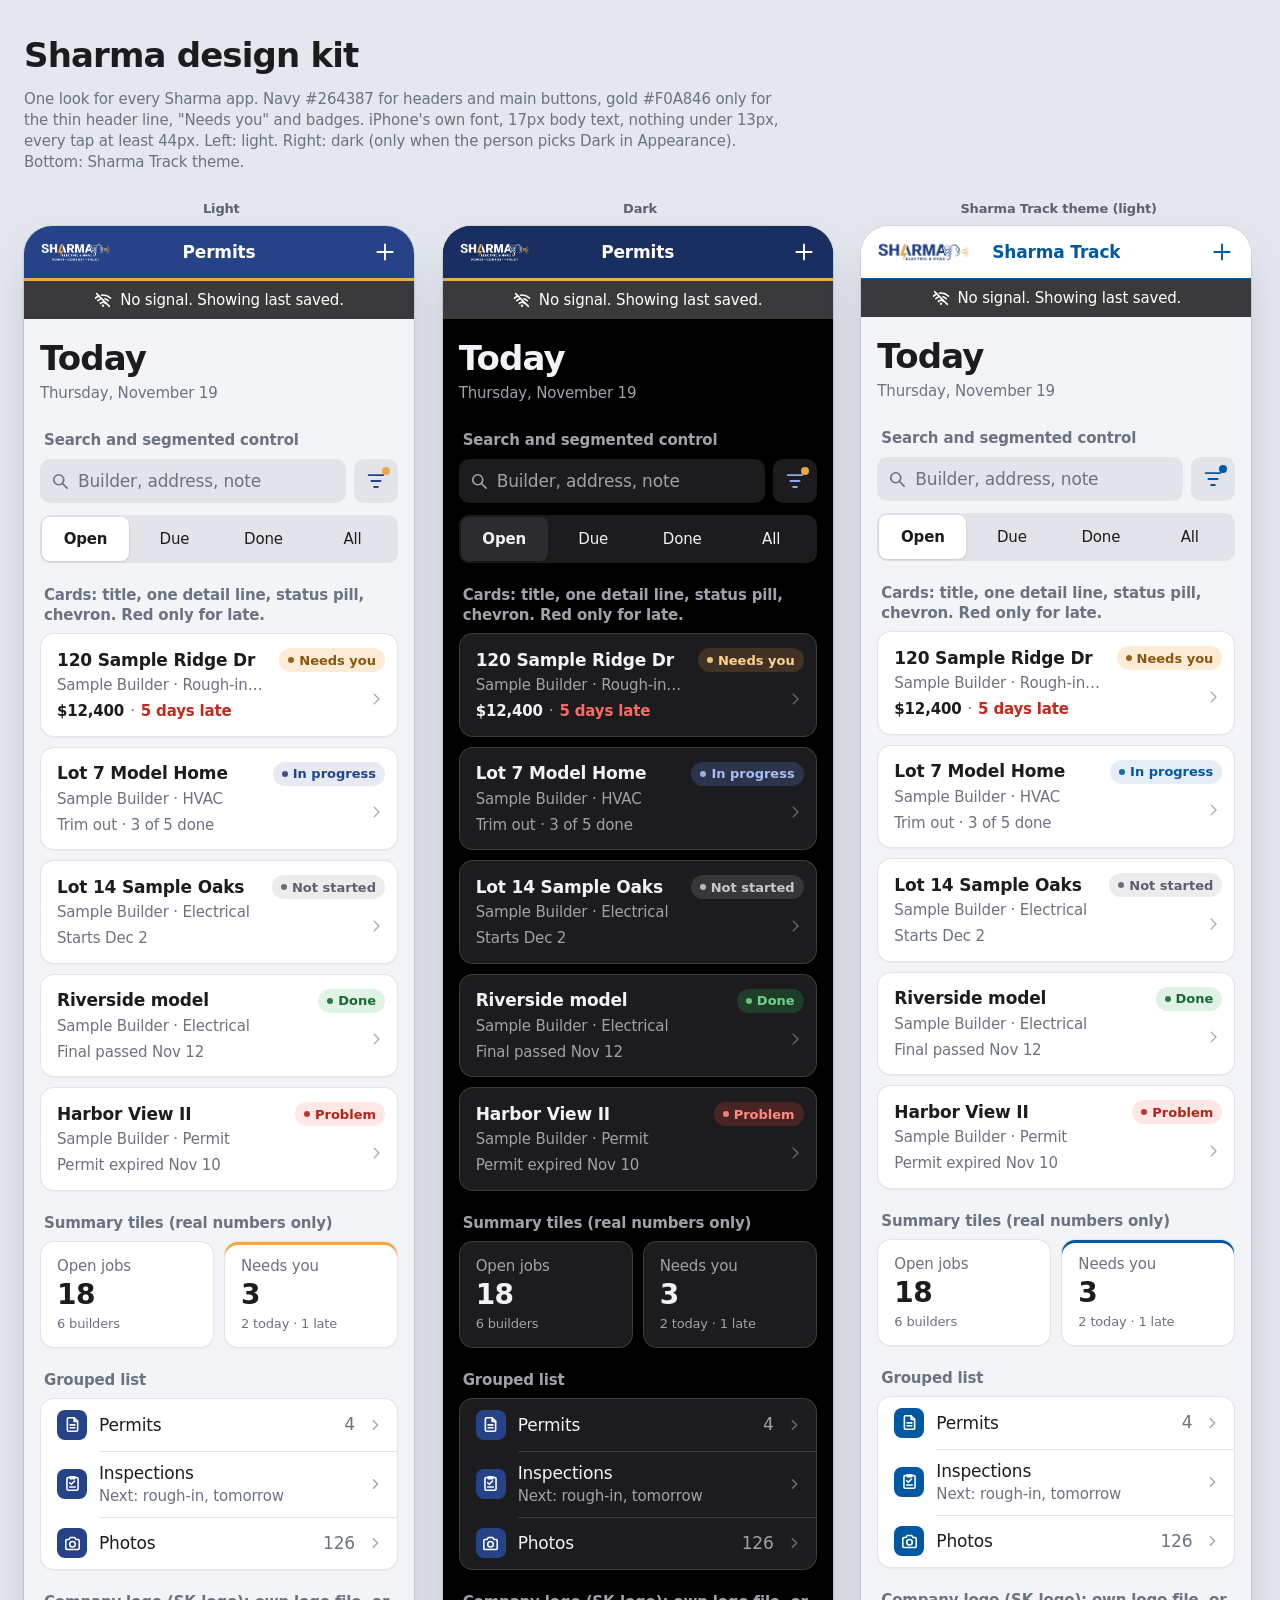
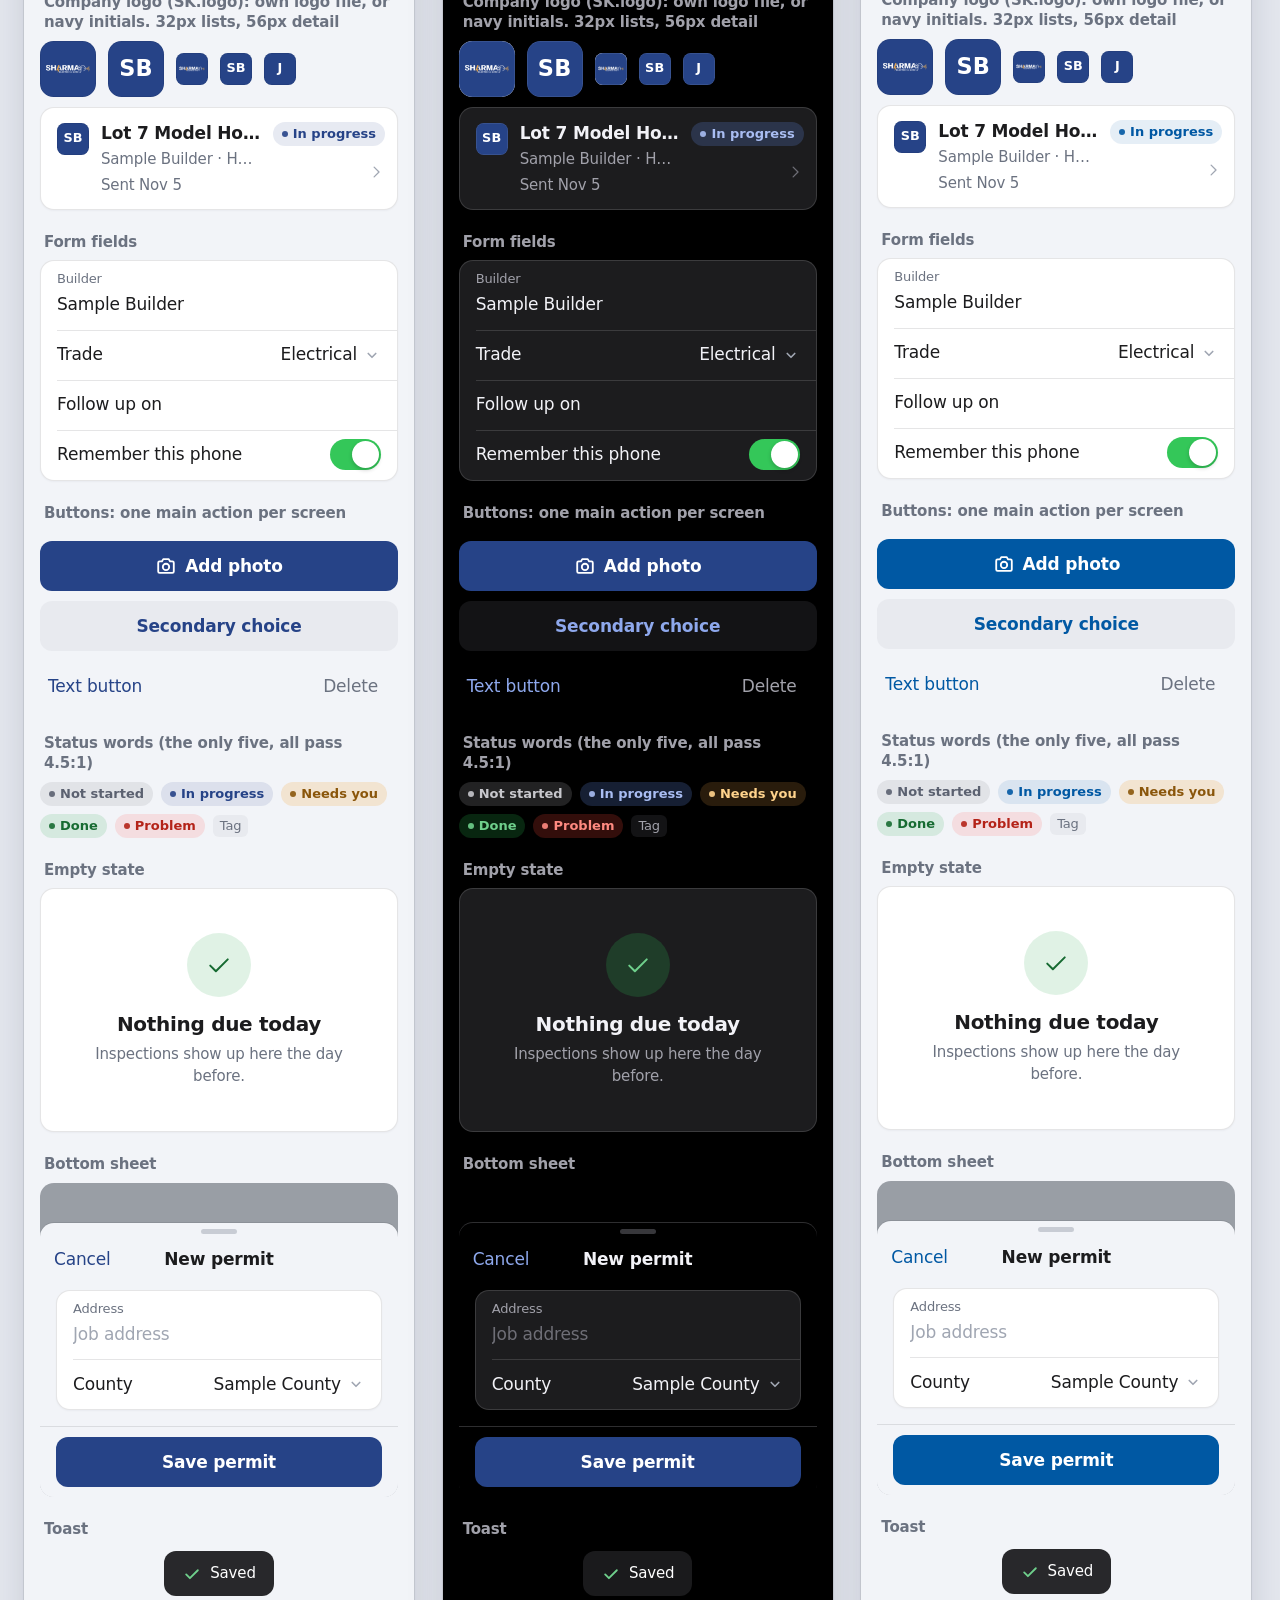
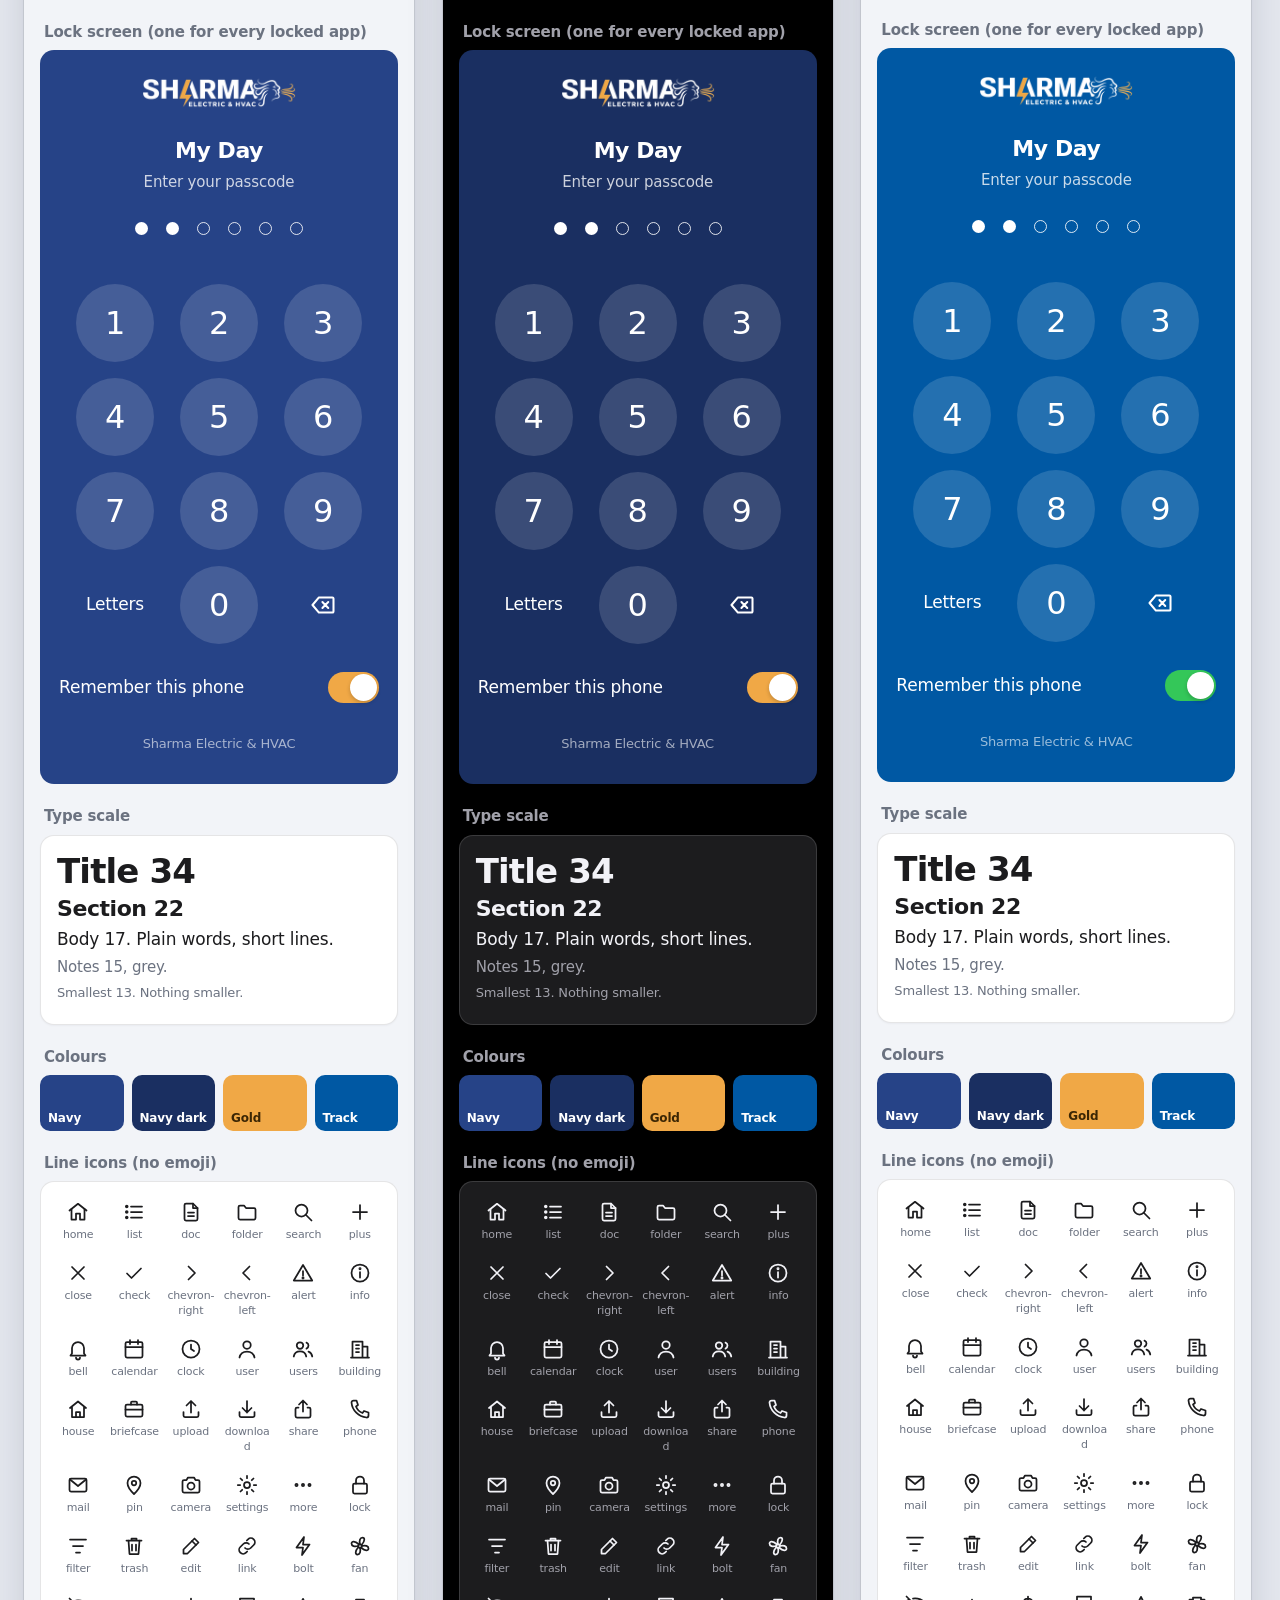
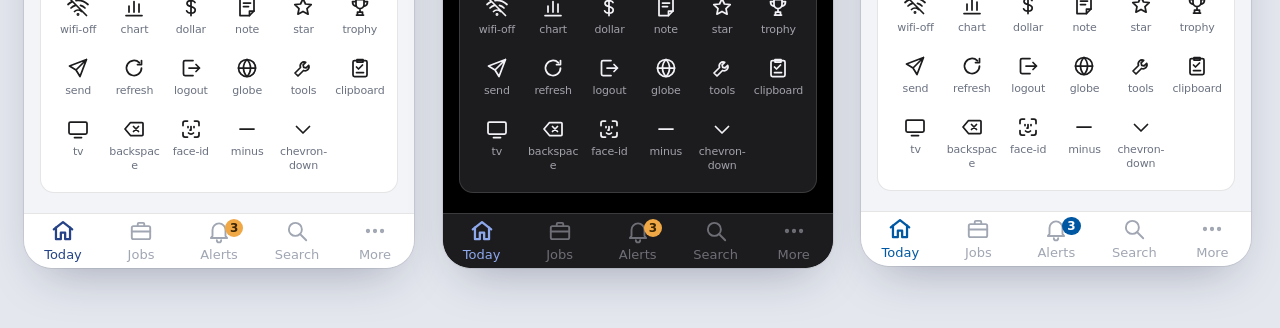
<file: showcase.html>
<!doctype html>
<html lang="en" class="sk" data-scheme="light">
<head>
<meta charset="utf-8">
<meta name="viewport" content="width=device-width, initial-scale=1, viewport-fit=cover">
<title>Sharma design kit · showcase</title>
<link rel="icon" type="image/png" href="assets/favicon-32.png">
<link rel="stylesheet" href="sharma-kit.css">
<script src="sharma-kit.js" defer></script>
<style>
  body.sk{background:#E4E7EE}
  .phone .sk-tiles{grid-template-columns:1fr 1fr}
  .wrap{max-width:1320px;margin:0 auto;padding:36px 24px 60px}
  .intro h1{margin:0}
  .intro p{max-width:760px}
  .cols{display:grid;grid-template-columns:repeat(auto-fit,minmax(390px,1fr));gap:24px;margin-top:28px;align-items:start}
  .phone{width:390px;justify-self:center;border-radius:28px;overflow:hidden;box-shadow:0 0 0 1px rgba(0,0,0,.08),0 20px 50px -20px rgba(20,30,60,.35)}
  .phone .sk-scope{padding-bottom:0}
  .lbl{font:600 13px var(--sk-font);color:#5B6170;text-transform:none;margin:0 0 10px;text-align:center}
  .blk{padding:0 16px}
  .h{margin:22px 4px 8px;font-size:15px;font-weight:600;color:var(--sk-text-2)}
  .row{display:flex;gap:8px;flex-wrap:wrap;align-items:center}
  .icons{display:grid;grid-template-columns:repeat(6,1fr);gap:6px;background:var(--sk-surface);border-radius:var(--sk-radius);padding:12px;border:.5px solid var(--sk-line)}
  .icons div{display:flex;flex-direction:column;align-items:center;gap:4px;font-size:11px;color:var(--sk-text-2);padding:6px 0;text-align:center;word-break:break-word}
  .icons .sk-icon{color:var(--sk-text)}
  .swatch{display:grid;grid-template-columns:repeat(4,1fr);gap:8px}
  .swatch div{border-radius:10px;height:56px;display:flex;align-items:flex-end;padding:6px 8px;font:600 12px var(--sk-font);color:#fff}
  .type>*{margin:0 0 6px}
  .lockbox{border-radius:var(--sk-radius);overflow:hidden}
  .lockbox .sk-lock{padding:28px 16px 18px}
  .sheetbox{position:relative;background:var(--sk-scrim);padding-top:40px;border-radius:var(--sk-radius);overflow:hidden}
  .sheetbox .sk-sheet{border-radius:14px 14px 0 0}
  .toastbox{display:flex;justify-content:center;padding:4px 0}
  .toastbox .sk-toast{position:static;transform:none;opacity:1}
  .tabwrap .sk-tabbar{border-radius:0 0 28px 28px}
</style>
</head>
<body class="sk">
<div class="wrap">
  <div class="intro">
    <h1 class="sk-title">Sharma design kit</h1>
    <p class="sk-note">One look for every Sharma app. Navy #264387 for headers and main buttons, gold #F0A846 only for the thin header line, "Needs you" and badges. iPhone's own font, 17px body text, nothing under 13px, every tap at least 44px. Left: light. Right: dark (only when the person picks Dark in Appearance). Bottom: Sharma Track theme.</p>
  </div>
  <div class="cols" id="cols"></div>
</div>

<template id="phone">
  <div>
    <p class="lbl"></p>
    <div class="phone">
      <div class="sk-scope sk-demo">
        <header class="sk-header"><div class="sk-header__bar">
          <div class="sk-header__lead"><span class="sk-header__logo"><img src="assets/logo-white-header.png" alt="Sharma Electric &amp; HVAC" width="103" height="20" data-logo></span></div>
          <div class="sk-header__title" data-apptitle>Permits</div>
          <div class="sk-header__trail"><button class="sk-header__btn" aria-label="Add"><svg class="sk-icon"><use href="#i-plus"/></svg></button></div>
        </div></header>
        <div class="sk-offline is-shown"><svg class="sk-icon"><use href="#i-wifi-off"/></svg><span>No signal. Showing last saved.</span></div>

        <div class="blk">
          <div class="sk-pagehead"><div><h1 class="sk-title">Today</h1><p class="sk-note">Thursday, November 19</p></div></div>

          <div class="h">Search and segmented control</div>
          <div class="sk-search-row"><label class="sk-search"><svg class="sk-icon"><use href="#i-search"/></svg><input type="search" placeholder="Builder, address, note"></label><button class="sk-iconbtn is-active" aria-label="Filter"><svg class="sk-icon"><use href="#i-filter"/></svg></button></div>
          <div class="sk-seg"><button aria-selected="true">Open</button><button>Due</button><button>Done</button><button>All</button></div>

          <div class="h">Cards: title, one detail line, status pill, chevron. Red only for late.</div>
          <div class="sk-stack">
            <a class="sk-card" href="#"><div class="sk-card__title">120 Sample Ridge Dr</div><span class="sk-pill sk-pill--need">Needs you</span><div class="sk-card__detail">Sample Builder · Rough-in inspection</div><div class="sk-card__meta"><b>$12,400</b> · <span class="sk-late">5 days late</span></div><svg class="sk-icon sk-card__chev"><use href="#i-chevron-right"/></svg></a>
            <a class="sk-card" href="#"><div class="sk-card__title">Lot 7 Model Home</div><span class="sk-pill sk-pill--prog">In progress</span><div class="sk-card__detail">Sample Builder · HVAC</div><div class="sk-card__meta">Trim out · 3 of 5 done</div><svg class="sk-icon sk-card__chev"><use href="#i-chevron-right"/></svg></a>
            <a class="sk-card" href="#"><div class="sk-card__title">Lot 14 Sample Oaks</div><span class="sk-pill sk-pill--idle">Not started</span><div class="sk-card__detail">Sample Builder · Electrical</div><div class="sk-card__meta">Starts Dec 2</div><svg class="sk-icon sk-card__chev"><use href="#i-chevron-right"/></svg></a>
            <a class="sk-card" href="#"><div class="sk-card__title">Riverside model</div><span class="sk-pill sk-pill--done">Done</span><div class="sk-card__detail">Sample Builder · Electrical</div><div class="sk-card__meta">Final passed Nov 12</div><svg class="sk-icon sk-card__chev"><use href="#i-chevron-right"/></svg></a>
            <a class="sk-card" href="#"><div class="sk-card__title">Harbor View II</div><span class="sk-pill sk-pill--prob">Problem</span><div class="sk-card__detail">Sample Builder · Permit</div><div class="sk-card__meta">Permit expired Nov 10</div><svg class="sk-icon sk-card__chev"><use href="#i-chevron-right"/></svg></a>
          </div>

          <div class="h">Summary tiles (real numbers only)</div>
          <div class="sk-tiles">
            <div class="sk-tile"><div class="sk-tile__label">Open jobs</div><div class="sk-tile__value">18</div><div class="sk-tile__sub">6 builders</div></div>
            <div class="sk-tile sk-tile--need"><div class="sk-tile__label">Needs you</div><div class="sk-tile__value">3</div><div class="sk-tile__sub">2 today · 1 late</div></div>
          </div>

          <div class="h">Grouped list</div>
          <div class="sk-list">
            <a class="sk-row sk-row--icon" href="#"><span class="sk-row__icon"><svg class="sk-icon"><use href="#i-doc"/></svg></span><div class="sk-row__body"><div class="sk-row__title">Permits</div></div><span class="sk-row__value">4</span><svg class="sk-icon sk-row__chev"><use href="#i-chevron-right"/></svg></a>
            <a class="sk-row sk-row--icon" href="#"><span class="sk-row__icon"><svg class="sk-icon"><use href="#i-clipboard"/></svg></span><div class="sk-row__body"><div class="sk-row__title">Inspections</div><div class="sk-row__sub">Next: rough-in, tomorrow</div></div><svg class="sk-icon sk-row__chev"><use href="#i-chevron-right"/></svg></a>
            <a class="sk-row sk-row--icon" href="#"><span class="sk-row__icon"><svg class="sk-icon"><use href="#i-camera"/></svg></span><div class="sk-row__body"><div class="sk-row__title">Photos</div></div><span class="sk-row__value">126</span><svg class="sk-icon sk-row__chev"><use href="#i-chevron-right"/></svg></a>
          </div>

          <div class="h">Company logo (SK.logo): own logo file, or navy initials. 32px lists, 56px detail</div>
          <div class="row" style="align-items:center;gap:12px"><span class="sk-logo sk-logo--lg has-img"><img src="assets/icon-192.png" alt=""></span><span class="sk-logo sk-logo--lg">SB</span><span class="sk-logo has-img"><img src="assets/icon-192.png" alt=""></span><span class="sk-logo">SB</span><span class="sk-logo">J</span></div>
          <div class="sk-stack" style="margin-top:10px">
            <a class="sk-card sk-card--logo" href="#"><span class="sk-logo">SB</span><div class="sk-card__title">Lot 7 Model Home</div><span class="sk-pill sk-pill--prog">In progress</span><div class="sk-card__detail">Sample Builder · HVAC · <span class="sk-num">2,450 sq ft</span></div><div class="sk-card__meta">Sent Nov 5</div><svg class="sk-icon sk-card__chev"><use href="#i-chevron-right"/></svg></a>
          </div>

          <div class="h">Form fields</div>
          <div class="sk-list">
            <label class="sk-field"><span class="sk-field__label">Builder</span><input class="sk-field__input" value="Sample Builder"></label>
            <label class="sk-field sk-field--row"><span class="sk-field__label">Trade</span><select class="sk-field__input"><option>Electrical</option></select></label>
            <label class="sk-field sk-field--row sk-date"><span class="sk-field__label">Follow up on</span><span class="sk-date__text"></span><input class="sk-date__input" type="date" value="2026-11-19"></label>
            <label class="sk-field sk-field--row"><span class="sk-field__label">Remember this phone</span><input class="sk-switch" type="checkbox" checked></label>
          </div>

          <div class="h">Buttons: one main action per screen</div>
          <div class="sk-actions">
            <button class="sk-btn"><svg class="sk-icon"><use href="#i-camera"/></svg>Add photo</button>
            <button class="sk-btn sk-btn--secondary">Secondary choice</button>
            <div class="row" style="justify-content:space-between"><button class="sk-btn sk-btn--text">Text button</button><button class="sk-btn sk-btn--danger sk-btn--inline">Delete</button></div>
          </div>

          <div class="h">Status words (the only five, all pass 4.5:1)</div>
          <div class="row"><span class="sk-pill sk-pill--idle">Not started</span><span class="sk-pill sk-pill--prog">In progress</span><span class="sk-pill sk-pill--need">Needs you</span><span class="sk-pill sk-pill--done">Done</span><span class="sk-pill sk-pill--prob">Problem</span><span class="sk-tag">Tag</span></div>

          <div class="h">Empty state</div>
          <div class="sk-list"><div class="sk-empty sk-empty--done"><div class="sk-empty__icon"><svg class="sk-icon"><use href="#i-check"/></svg></div><p class="sk-empty__title">Nothing due today</p><p class="sk-empty__text">Inspections show up here the day before.</p></div></div>

          <div class="h">Bottom sheet</div>
          <div class="sheetbox"><section class="sk-sheet is-open"><div class="sk-sheet__grab"></div>
            <div class="sk-sheet__head"><button class="sk-btn sk-btn--text">Cancel</button><div class="sk-sheet__title">New permit</div><span></span></div>
            <div class="sk-sheet__body"><div class="sk-list"><label class="sk-field"><span class="sk-field__label">Address</span><input class="sk-field__input" placeholder="Job address"></label><label class="sk-field sk-field--row"><span class="sk-field__label">County</span><select class="sk-field__input"><option>Sample County</option></select></label></div></div>
            <div class="sk-sheet__foot"><button class="sk-btn">Save permit</button></div></section></div>

          <div class="h">Toast</div>
          <div class="toastbox"><div class="sk-toast is-shown"><svg class="sk-icon"><use href="#i-check"/></svg><span>Saved</span></div></div>

          <div class="h">Lock screen (one for every locked app)</div>
          <div class="lockbox" data-lock></div>

          <div class="h">Type scale</div>
          <div class="sk-card sk-card--plain type">
            <p class="sk-title">Title 34</p><p class="sk-h2">Section 22</p><p class="sk-body">Body 17. Plain words, short lines.</p><p class="sk-note">Notes 15, grey.</p><p class="sk-small">Smallest 13. Nothing smaller.</p>
          </div>

          <div class="h">Colours</div>
          <div class="swatch"><div style="background:#264387">Navy</div><div style="background:#1a2f61">Navy dark</div><div style="background:#F0A846;color:#3b2604">Gold</div><div style="background:#0058a3">Track</div></div>

          <div class="h">Line icons (no emoji)</div>
          <div class="icons" data-icons></div>
          <div class="sk-space"></div>
        </div>
      </div>
      <div class="tabwrap sk-scope sk-demo">
        <nav class="sk-tabbar"><div class="sk-tabbar__inner">
          <a class="sk-tab is-on" href="#"><svg class="sk-icon"><use href="#i-home"/></svg>Today</a>
          <a class="sk-tab" href="#"><svg class="sk-icon"><use href="#i-briefcase"/></svg>Jobs</a>
          <a class="sk-tab" href="#"><svg class="sk-icon"><use href="#i-bell"/></svg>Alerts<span class="sk-tab__badge">3</span></a>
          <a class="sk-tab" href="#"><svg class="sk-icon"><use href="#i-search"/></svg>Search</a>
          <a class="sk-tab" href="#"><svg class="sk-icon"><use href="#i-more"/></svg>More</a>
        </div></nav>
      </div>
    </div>
  </div>
</template>

<script>
document.addEventListener("DOMContentLoaded", function(){
  var cols = document.getElementById("cols"), tpl = document.getElementById("phone");
  var names = ["home","list","doc","folder","search","plus","close","check","chevron-right","chevron-left","alert","info","bell","calendar","clock","user","users","building","house","briefcase","upload","download","share","phone","mail","pin","camera","settings","more","lock","filter","trash","edit","link","bolt","fan","wifi-off","chart","dollar","note","star","trophy","send","refresh","logout","globe","tools","clipboard","tv","backspace","face-id","minus","chevron-down"];
  [["Light","light",""],["Dark","dark",""],["Sharma Track theme (light)","light","track"]].forEach(function(v){
    var n = tpl.content.cloneNode(true);
    n.querySelector(".lbl").textContent = v[0];
    n.querySelectorAll(".sk-scope").forEach(function(s){ s.setAttribute("data-scheme", v[1]); if (v[2]) s.setAttribute("data-theme", v[2]); });
    if (v[2]) { n.querySelector("[data-apptitle]").textContent = "Sharma Track"; n.querySelector("[data-logo]").src = "assets/logo.png"; }
    n.querySelector("[data-icons]").innerHTML = names.map(function(x){ return "<div>"+SK.icon(x)+x+"</div>"; }).join("");
    cols.appendChild(n);
  });
  document.querySelectorAll("[data-lock]").forEach(function(el){
    SK.lock(el, { app:"My Day", logo:"assets/logo-white-lock.png", mode:"pad", length:6, action:"#", footer:"Sharma Electric & HVAC" });
    el.querySelectorAll(".sk-lock__dots i").forEach(function(d,i){ if(i<2) d.classList.add("is-on"); });
  });
});
</script>
</body>
</html>
</file>
<file: sharma-kit.css>
/*! Sharma design kit v1.4 · Sharma Electric & HVAC
   One shared look for every Sharma app. Load once:
   <link rel="stylesheet" href="https://sharma-kit.sharma-crew.workers.dev/sharma-kit.css">
   Themes: default navy/gold · <html data-theme="track"> for Sharma Track (white + #0058a3)
   Always LIGHT by default, whatever the phone is set to. Dark only when the person picks it in the
   app's Appearance switch (SK.scheme), which sets <html data-scheme="dark">.
   Rules: no emoji, 17px body, nothing under 13px, one main action per screen, taps >= 44px. */

/* ---------- 1. Tokens ---------- */
:root{
  --sk-font:-apple-system,BlinkMacSystemFont,"SF Pro Text","SF Pro Display","SF Pro","Inter",system-ui,"Segoe UI",Roboto,"Helvetica Neue",Arial,sans-serif;
  --sk-mono:ui-monospace,"SF Mono",SFMono-Regular,Menlo,Consolas,monospace;
  --sk-fs-title:34px; --sk-fs-section:22px; --sk-fs-body:17px; --sk-fs-note:15px; --sk-fs-small:13px;
  --sk-radius:14px; --sk-radius-ctl:12px; --sk-radius-sm:10px;
  --sk-header-h:52px; --sk-tab-h:54px; --sk-gap:16px;
  --sk-safe-t:env(safe-area-inset-top,0px); --sk-safe-b:env(safe-area-inset-bottom,0px);
  --sk-safe-l:env(safe-area-inset-left,0px); --sk-safe-r:env(safe-area-inset-right,0px);
  --sk-ease:cubic-bezier(.2,.8,.2,1); --sk-dur:.22s;

  /* brand (navy/gold) */
  --sk-navy:#264387; --sk-navy-dark:#1a2f61; --sk-gold:#F0A846;
  --sk-brand:var(--sk-navy); --sk-brand-press:var(--sk-navy-dark); --sk-on-brand:#fff;
  --sk-accent:var(--sk-gold); --sk-tint:var(--sk-navy);
  --sk-header-bg:var(--sk-navy); --sk-header-fg:#fff; --sk-header-rule:var(--sk-gold);

  /* neutrals (light) */
  --sk-bg:#F2F4F8; --sk-surface:#fff; --sk-surface-2:#F7F8FB; --sk-elev:#fff;
  --sk-text:#1C1C1E; --sk-text-2:#6B7280; --sk-text-3:#A0A6B2;
  --sk-line:rgba(60,60,67,.13); --sk-fill:rgba(118,118,128,.12); --sk-fill-2:rgba(118,118,128,.08);
  --sk-shadow:0 1px 2px rgba(16,24,40,.04);
  --sk-scrim:rgba(10,16,30,.38);

  /* status (fixed words everywhere) */
  --sk-s-idle-fg:#5B6170; --sk-s-idle-bg:rgba(118,118,128,.14);
  --sk-s-prog-fg:#264387; --sk-s-prog-bg:rgba(38,67,135,.11);
  --sk-s-need-fg:#8A560B; --sk-s-need-bg:rgba(240,168,70,.22);
  --sk-s-done-fg:#176B32; --sk-s-done-bg:rgba(52,168,83,.15);
  --sk-s-prob-fg:#B42318; --sk-s-prob-bg:rgba(255,59,48,.12);
  --sk-red:#C4281C; --sk-green:#176B32;
  color-scheme:light;
}
/* dark: only through the Appearance switch (no automatic switching) */
[data-scheme="dark"]{
  --sk-bg:#000; --sk-surface:#1C1C1E; --sk-surface-2:#2C2C2E; --sk-elev:#2C2C2E;
  --sk-text:#F2F2F7; --sk-text-2:#A1A1AA; --sk-text-3:#6E6E76;
  --sk-line:rgba(84,84,88,.55); --sk-fill:rgba(118,118,128,.24); --sk-fill-2:rgba(118,118,128,.16);
  --sk-shadow:none; --sk-scrim:rgba(0,0,0,.55);
  --sk-tint:#8EA8EC; --sk-header-bg:#1a2f61;
  --sk-s-idle-fg:#C7C7CC; --sk-s-idle-bg:rgba(142,142,147,.24);
  --sk-s-prog-fg:#A9BDF2; --sk-s-prog-bg:rgba(94,129,214,.24);
  --sk-s-need-fg:#FFD38C; --sk-s-need-bg:rgba(240,168,70,.17);
  --sk-s-done-fg:#6FD08C; --sk-s-done-bg:rgba(48,209,88,.18);
  --sk-s-prob-fg:#FF8A80; --sk-s-prob-bg:rgba(255,69,58,.2);
  --sk-red:#FF6961; --sk-green:#6FD08C;
  color-scheme:dark;
}
[data-scheme="light"]{color-scheme:light}

/* Sharma Track theme: white + #0058a3, no gold */
[data-theme="track"] .sk-tab__badge{color:#fff}
[data-theme="track"]{
  --sk-brand:#0058a3; --sk-brand-press:#00467f; --sk-tint:#0058a3; --sk-accent:#0058a3;
  --sk-header-bg:#fff; --sk-header-fg:#0058a3; --sk-header-rule:#0058a3;
  --sk-s-prog-fg:#0058a3; --sk-s-prog-bg:rgba(0,88,163,.1);
}
[data-theme="track"][data-scheme="dark"],[data-scheme="dark"] [data-theme="track"]{ --sk-header-bg:#1C1C1E; --sk-header-fg:#5AA9F0; --sk-tint:#5AA9F0; --sk-s-prog-fg:#8CC4F5; --sk-s-prog-bg:rgba(90,169,240,.2); }

/* ---------- 2. Base ---------- */
.sk,.sk *,.sk *::before,.sk *::after{box-sizing:border-box}
/* base rules use :where() so every kit component (and app CSS) wins without fights */
body.sk{min-height:100dvh}
.sk [hidden]{display:none!important}
html.sk{-webkit-text-size-adjust:100%;text-size-adjust:100%;background:var(--sk-bg)}
.sk body,body.sk,.sk-scope{margin:0;background:var(--sk-bg);color:var(--sk-text);
  font:400 var(--sk-fs-body)/1.35 var(--sk-font);letter-spacing:-.01em;
  -webkit-font-smoothing:antialiased;-moz-osx-font-smoothing:grayscale;-webkit-tap-highlight-color:transparent}
.sk :where(a){color:var(--sk-tint);text-decoration:none}
:where(.sk) :where(button,input,select,textarea){font:inherit;color:inherit;letter-spacing:inherit}
.sk :focus-visible{outline:3px solid color-mix(in srgb,var(--sk-tint) 45%,transparent);outline-offset:2px;border-radius:8px}
:where(.sk) :where(img){max-width:100%}
.sk-visually-hidden{position:absolute!important;width:1px;height:1px;overflow:hidden;clip:rect(0 0 0 0);white-space:nowrap}

/* type */
.sk-title{font-size:var(--sk-fs-title);line-height:1.12;font-weight:700;letter-spacing:-.025em;margin:0}
.sk-h2{font-size:var(--sk-fs-section);line-height:1.2;font-weight:700;letter-spacing:-.02em;margin:0}
.sk-body{font-size:var(--sk-fs-body)}
.sk-note{font-size:var(--sk-fs-note);color:var(--sk-text-2);line-height:1.4}
.sk-small{font-size:var(--sk-fs-small);color:var(--sk-text-2)}
.sk-num,.sk-money,.sk-count,.sk-tile__value,.sk-card__meta b,.sk-tab__badge,.sk-seg__count,.sk-date__text{font-variant-numeric:tabular-nums} /* every money and count figure: wrap in .sk-money / .sk-count (or .sk-num) so amounts line up */
/* late: the ONLY place red is used (with the Problem pill) */
.sk-late{color:var(--sk-red);font-weight:600;font-variant-numeric:tabular-nums}
.sk .sk-row__value.sk-late,.sk .sk-card__meta .sk-late{color:var(--sk-red)}
.sk-muted{color:var(--sk-text-2)}

/* icons: <svg class="sk-icon"><use href="#i-home"/></svg> (sprite injected by sharma-kit.js) */
.sk-icon{width:24px;height:24px;flex:none;fill:none;stroke:currentColor;stroke-width:1.75;stroke-linecap:round;stroke-linejoin:round;vertical-align:middle}
.sk-icon--sm{width:18px;height:18px}
.sk-icon--lg{width:30px;height:30px;stroke-width:1.6}

/* ---------- 3. Layout ---------- */
.sk-main{max-width:720px;margin:0 auto;padding:0 calc(var(--sk-gap) + var(--sk-safe-r)) calc(var(--sk-tab-h) + var(--sk-safe-b) + 28px) calc(var(--sk-gap) + var(--sk-safe-l))}
.sk-main--notabs{padding-bottom:calc(var(--sk-safe-b) + 32px)}
.sk-pagehead{display:flex;align-items:flex-end;justify-content:space-between;gap:12px;padding:20px 0 4px}
.sk-pagehead .sk-note{margin:6px 0 0}
.sk-stack{display:flex;flex-direction:column;gap:10px}
.sk-space{height:20px}
.sk-section-title{display:flex;align-items:baseline;justify-content:space-between;margin:26px 4px 8px;font-size:var(--sk-fs-note);font-weight:600;color:var(--sk-text-2)}
.sk-section-title a{font-weight:500;display:inline-flex;align-items:center;min-height:44px;margin:-12px -4px -12px 0;padding:0 4px}
.sk-footer{margin:32px 0 8px;text-align:center;font-size:var(--sk-fs-small);color:var(--sk-text-3);line-height:1.5}

/* ---------- 4. Header (52px, logo left, title centre, one action right, thin gold rule) ---------- */
.sk-header{position:sticky;top:0;z-index:40;background:var(--sk-header-bg);color:var(--sk-header-fg);
  padding:var(--sk-safe-t) calc(6px + var(--sk-safe-r)) 0 calc(6px + var(--sk-safe-l));border-bottom:3px solid var(--sk-header-rule)} /* 3px gold line: Sharma signature */
.sk-header__bar{height:var(--sk-header-h);display:grid;grid-template-columns:1fr auto 1fr;align-items:center;max-width:960px;margin:0 auto}
.sk .sk-header a{color:inherit}
.sk-header__lead{display:flex;align-items:center;min-width:0;justify-self:start}
.sk-header__logo{display:flex;align-items:center;height:44px;padding:0 10px}
.sk-header__logo img{height:20px;width:auto;display:block}
.sk-header__title{font-size:var(--sk-fs-body);font-weight:600;letter-spacing:-.01em;white-space:nowrap;overflow:hidden;text-overflow:ellipsis;max-width:46vw;text-align:center}
.sk-header__trail{justify-self:end;display:flex;align-items:center}
.sk-header__btn{display:inline-flex;align-items:center;justify-content:center;gap:2px;min-width:44px;height:44px;padding:0 10px;border:0;background:none;color:inherit;border-radius:10px;cursor:pointer;font-size:var(--sk-fs-body);font-weight:500}.sk-header__btn:active,.sk-header__btn.is-pressed{opacity:.55}
.sk-header__btn .sk-icon{width:26px;height:26px}
.sk-header__back{padding-left:2px}
.sk-header__back .sk-icon{width:26px;height:26px;margin-right:-2px}
[data-theme="track"] .sk-header{border-bottom-width:1px}

/* ---------- 5. Bottom tab bar (up to 5) ---------- */
.sk-tabbar{position:fixed;left:0;right:0;bottom:0;z-index:40;background:var(--sk-surface);border-top:.5px solid var(--sk-line);
  padding:0 var(--sk-safe-r) var(--sk-safe-b) var(--sk-safe-l)}
.sk-tabbar__inner{height:var(--sk-tab-h);display:grid;grid-auto-flow:column;grid-auto-columns:1fr;max-width:560px;margin:0 auto}
.sk-tab{display:flex;flex-direction:column;align-items:center;justify-content:center;gap:2px;min-height:44px;color:var(--sk-text-3);font-size:var(--sk-fs-small);font-weight:500;letter-spacing:0;text-decoration:none;border:0;background:none;cursor:pointer;position:relative}
.sk .sk-tab{color:var(--sk-text-3)}
.sk-tab .sk-icon{width:26px;height:26px}
.sk .sk-tab[aria-current="page"],.sk .sk-tab.is-on{color:var(--sk-tint)}
.sk-tab[aria-current="page"] .sk-icon,.sk-tab.is-on .sk-icon{stroke-width:2.1}
.sk-tab__badge{position:absolute;top:5px;left:calc(50% + 6px);min-width:18px;height:18px;padding:0 5px;border-radius:9px;background:var(--sk-accent);color:#3b2604;font-size:12px;font-weight:700;line-height:18px;text-align:center}

/* ---------- 6. Buttons ---------- */
.sk-btn{display:flex;align-items:center;justify-content:center;gap:8px;width:100%;height:50px;padding:0 20px;border:0;border-radius:var(--sk-radius-ctl);
  background:var(--sk-brand);color:var(--sk-on-brand);font-size:var(--sk-fs-body);font-weight:600;cursor:pointer;text-decoration:none;
  transition:transform var(--sk-dur) var(--sk-ease),background-color var(--sk-dur) var(--sk-ease),opacity var(--sk-dur)}
.sk a.sk-btn{color:var(--sk-on-brand)}.sk-btn:active,.sk-btn.is-pressed{background:var(--sk-brand-press);transform:scale(.985)}
.sk-btn[disabled]{opacity:.4;pointer-events:none}
.sk-btn .sk-icon{width:22px;height:22px;stroke-width:2}
.sk-btn--secondary,.sk a.sk-btn--secondary{background:var(--sk-fill-2);color:var(--sk-tint)}.sk-btn--secondary:active,.sk-btn--secondary.is-pressed{background:var(--sk-fill)}
.sk-btn--text,.sk a.sk-btn--text{background:none;color:var(--sk-tint);height:44px;font-weight:500;width:auto;padding:0 8px}.sk-btn--text:active,.sk-btn--text.is-pressed{background:none;opacity:.5}
.sk-btn--danger,.sk a.sk-btn--danger{background:none;color:var(--sk-text-2);font-weight:500}/* destructive = quiet grey + confirm; red is reserved for late */
.sk-btn--danger:active,/* destructive = quiet grey + confirm; red is reserved for late */
.sk-btn--danger.is-pressed{background:var(--sk-fill-2)}
.sk-btn--inline{width:auto}
.sk-actions{display:flex;flex-direction:column;gap:10px;margin:18px 0}

/* ---------- 7. Card (title, one detail line, status pill, chevron) ---------- */
.sk-card{display:grid;grid-template-columns:1fr auto;grid-template-areas:"title pill" "detail chev" "meta chev";column-gap:12px;align-items:center;
  background:var(--sk-surface);border-radius:var(--sk-radius);padding:14px 12px 14px 16px;box-shadow:var(--sk-shadow);color:var(--sk-text);text-decoration:none;
  border:.5px solid var(--sk-line);transition:transform var(--sk-dur) var(--sk-ease),background-color .15s}
.sk a.sk-card{color:var(--sk-text)}a.sk-card:active,button.sk-card:active,a.sk-card.is-pressed,button.sk-card.is-pressed{transform:scale(.985);background:var(--sk-surface-2)}
.sk-card__title{grid-area:title;font-size:var(--sk-fs-body);font-weight:600;line-height:1.25;white-space:nowrap;overflow:hidden;text-overflow:ellipsis;min-width:0}
.sk-card__title--wrap{white-space:normal;display:-webkit-box;-webkit-line-clamp:2;-webkit-box-orient:vertical}
.sk-card__detail{grid-area:detail;font-size:var(--sk-fs-note);color:var(--sk-text-2);white-space:nowrap;overflow:hidden;text-overflow:ellipsis;margin-top:3px;min-width:0}
.sk-card__meta{grid-area:meta;display:flex;gap:6px;align-items:center;font-size:var(--sk-fs-note);color:var(--sk-text-2);margin-top:6px;min-width:0;white-space:nowrap;overflow:hidden}
.sk-card__meta b{color:var(--sk-text);font-weight:600}
.sk-card .sk-pill{grid-area:pill;justify-self:end}
.sk-card__chev{grid-area:chev;justify-self:end;align-self:center;color:var(--sk-text-3);width:18px;height:18px;margin-top:4px}
.sk-card--plain{display:block;padding:16px}

/* ---------- 8. Grouped list (iOS style) ---------- */
.sk-list{background:var(--sk-surface);border-radius:var(--sk-radius);overflow:hidden;border:.5px solid var(--sk-line);box-shadow:var(--sk-shadow);margin:0;padding:0;list-style:none}
.sk-row{position:relative;display:flex;align-items:center;gap:12px;min-height:50px;padding:11px 14px 11px 16px;color:var(--sk-text);text-decoration:none;background:none;border:0;width:100%;text-align:left;cursor:default}
.sk a.sk-row{color:var(--sk-text);cursor:pointer}
.sk-row+.sk-row::before,.sk-list>li+li>.sk-row::before{content:"";position:absolute;top:0;right:0;left:16px;border-top:.5px solid var(--sk-line)}
.sk-row--icon+.sk-row::before,.sk-row--icon+.sk-row--icon::before{left:58px}a.sk-row:active,button.sk-row:active,a.sk-row.is-pressed,button.sk-row.is-pressed{background:var(--sk-fill-2)}
.sk-row__icon{width:30px;height:30px;border-radius:8px;display:grid;place-items:center;background:var(--sk-brand);color:#fff;flex:none}
.sk-row__icon .sk-icon{width:19px;height:19px;stroke-width:2}
.sk-row__body{flex:1;min-width:0}
.sk-row__title{font-size:var(--sk-fs-body);line-height:1.3;white-space:nowrap;overflow:hidden;text-overflow:ellipsis}
.sk-row__sub{font-size:var(--sk-fs-note);color:var(--sk-text-2);margin-top:2px;white-space:nowrap;overflow:hidden;text-overflow:ellipsis}
.sk-row__value{font-size:var(--sk-fs-body);color:var(--sk-text-2);white-space:nowrap;flex:none;max-width:55%;overflow:hidden;text-overflow:ellipsis}
.sk-row__chev{width:16px;height:16px;color:var(--sk-text-3);flex:none;stroke-width:2.2}
.sk-row--danger .sk-row__title{color:var(--sk-text-2)}
.sk-row--center{justify-content:center}

/* form rows inside a list */
.sk-field{display:block;position:relative;padding:9px 16px 9px}
.sk-field+.sk-field::before{content:"";position:absolute;top:0;right:0;left:16px;border-top:.5px solid var(--sk-line)}
.sk-field__label{display:block;font-size:var(--sk-fs-small);font-weight:500;color:var(--sk-text-2);margin-bottom:1px}
.sk-field__input{display:block;width:100%;min-height:32px;padding:3px 0;border:0;background:none;font-size:var(--sk-fs-body);color:var(--sk-text);outline:none;-webkit-appearance:none;appearance:none;border-radius:0}
.sk-field__input::placeholder{color:var(--sk-text-3)}
select.sk-field__input{background:url("data:image/svg+xml,%3Csvg xmlns='http://www.w3.org/2000/svg' viewBox='0 0 24 24' fill='none' stroke='%23A0A6B2' stroke-width='2.2' stroke-linecap='round' stroke-linejoin='round'%3E%3Cpath d='m7 10 5 5 5-5'/%3E%3C/svg%3E") right center/18px no-repeat;padding-right:24px;cursor:pointer}
textarea.sk-field__input{min-height:72px;resize:vertical;line-height:1.4}
.sk-field__input[type="date"]{min-height:32px}
.sk-field__input[type="file"]{min-height:44px;font-size:var(--sk-fs-note)}
.sk-field--row{display:flex;align-items:center;justify-content:space-between;gap:12px;min-height:50px}
.sk-field--row .sk-field__label{font-size:var(--sk-fs-body);color:var(--sk-text);margin:0;font-weight:400}
.sk-field--row .sk-field__input{width:auto;text-align:right;min-width:0;flex:1}
.sk-date{position:relative;cursor:pointer}
.sk-date__text{font-size:var(--sk-fs-body);color:var(--sk-text);white-space:nowrap}
.sk-date__text.is-empty{color:var(--sk-text-3)}
.sk-date__input{position:absolute;inset:0;width:100%;height:100%;opacity:0;margin:0;padding:0;border:0;cursor:pointer;-webkit-appearance:none;appearance:none;font-size:16px}
.sk-date__input::-webkit-calendar-picker-indicator{position:absolute;inset:0;width:100%;height:100%;opacity:0;cursor:pointer}
.sk-date:focus-within{outline:3px solid color-mix(in srgb,var(--sk-tint) 40%,transparent);outline-offset:-3px;border-radius:10px}
.sk-field-hint{font-size:var(--sk-fs-small);color:var(--sk-text-2);margin:8px 16px 0;line-height:1.4}
.sk-field.is-invalid .sk-field__label{color:var(--sk-s-need-fg)}

/* ---------- 9. Status pills (fixed words) ---------- */
.sk-pill{display:inline-flex;align-items:center;gap:5px;height:24px;padding:0 9px;border-radius:999px;font-size:var(--sk-fs-small);font-weight:600;letter-spacing:0;white-space:nowrap;line-height:1}
.sk-pill::before{content:"";width:6px;height:6px;border-radius:50%;background:currentColor;opacity:.9}
.sk-pill--idle{color:var(--sk-s-idle-fg);background:var(--sk-s-idle-bg)}  /* Not started */
.sk-pill--prog{color:var(--sk-s-prog-fg);background:var(--sk-s-prog-bg)}  /* In progress */
.sk-pill--need{color:var(--sk-s-need-fg);background:var(--sk-s-need-bg)}  /* Needs you   */
.sk-pill--done{color:var(--sk-s-done-fg);background:var(--sk-s-done-bg)}  /* Done        */
.sk-pill--prob{color:var(--sk-s-prob-fg);background:var(--sk-s-prob-bg)}  /* Problem     */
.sk-tag{display:inline-flex;align-items:center;height:22px;padding:0 7px;border-radius:6px;font-size:var(--sk-fs-small);font-weight:500;background:var(--sk-fill-2);color:var(--sk-text-2);white-space:nowrap}

/* ---------- 10. Search field ---------- */
.sk-search{position:relative;min-width:0;display:flex;align-items:center;height:44px;background:var(--sk-fill);border-radius:var(--sk-radius-sm);padding:0 10px;gap:6px;color:var(--sk-text-2)}
.sk-search .sk-icon{width:20px;height:20px;stroke-width:2}
.sk-search input{flex:1;min-width:0;height:44px;border:0;background:none;outline:none;font-size:var(--sk-fs-body);color:var(--sk-text);-webkit-appearance:none;appearance:none}
.sk-search input::placeholder{color:var(--sk-text-2)}
.sk-search input::-webkit-search-cancel-button{-webkit-appearance:none}
.sk-search__clear{display:none;width:32px;height:32px;border:0;border-radius:16px;background:none;color:var(--sk-text-3);cursor:pointer;place-items:center;padding:0}
.sk-search.has-value .sk-search__clear{display:grid}
.sk-search-row{display:flex;gap:8px;align-items:center}
.sk-search-row .sk-search{flex:1}
.sk-iconbtn{display:inline-grid;place-items:center;width:44px;height:44px;border-radius:var(--sk-radius-sm);border:0;background:var(--sk-fill);color:var(--sk-tint);cursor:pointer;position:relative;flex:none}
.sk-iconbtn .sk-icon{width:22px;height:22px;stroke-width:2}
.sk-iconbtn.is-active::after{content:"";position:absolute;top:8px;right:8px;width:8px;height:8px;border-radius:4px;background:var(--sk-accent)}

/* ---------- 11. Segmented control ---------- */
.sk-seg{display:grid;grid-auto-flow:column;grid-auto-columns:1fr;background:var(--sk-fill);border-radius:var(--sk-radius-sm);padding:2px;gap:2px;margin:12px 0}
.sk-seg button,.sk-seg a{min-height:44px;border:0;background:none;border-radius:8px;font-size:var(--sk-fs-note);font-weight:500;color:var(--sk-text);cursor:pointer;display:flex;align-items:center;justify-content:center;gap:5px;transition:background-color var(--sk-dur) var(--sk-ease),box-shadow var(--sk-dur)}
.sk-seg [aria-pressed="true"],.sk-seg [aria-selected="true"],.sk-seg .is-on{background:var(--sk-elev);font-weight:600;box-shadow:0 1px 3px rgba(0,0,0,.1),0 0 0 .5px rgba(0,0,0,.04)}
.sk-seg__count{color:var(--sk-text-2);font-weight:500;font-variant-numeric:tabular-nums}

/* ---------- 12. Summary tiles (real numbers only) ---------- */
.sk-tiles{display:grid;grid-template-columns:1fr 1fr;gap:10px}
.sk-tile{background:var(--sk-surface);border-radius:var(--sk-radius);padding:14px 16px;border:.5px solid var(--sk-line);box-shadow:var(--sk-shadow);color:var(--sk-text);text-decoration:none;display:block;min-height:44px}
.sk a.sk-tile{color:var(--sk-text)}
.sk-tile__label{font-size:var(--sk-fs-note);color:var(--sk-text-2);font-weight:500;display:flex;align-items:center;gap:6px}
.sk-tile__value{font-size:28px;font-weight:700;letter-spacing:-.02em;margin-top:4px;font-variant-numeric:tabular-nums;line-height:1.1}
.sk-tile__sub{font-size:var(--sk-fs-small);color:var(--sk-text-2);margin-top:4px;white-space:nowrap;overflow:hidden;text-overflow:ellipsis}
.sk-tile--need{box-shadow:inset 0 3px 0 var(--sk-accent),var(--sk-shadow)}

/* simple bar for real numbers */
.sk-meter{height:6px;border-radius:3px;background:var(--sk-fill);overflow:hidden;margin-top:8px}
.sk-meter>i{display:block;height:100%;background:var(--sk-brand);border-radius:3px}

/* ---------- 13. Bottom sheet ---------- */
.sk-sheet-scrim{position:fixed;inset:0;z-index:60;background:var(--sk-scrim);opacity:0;pointer-events:none;transition:opacity .28s var(--sk-ease)}
.sk-sheet{position:fixed;left:0;right:0;bottom:0;z-index:61;max-width:640px;margin:0 auto;max-height:calc(100dvh - var(--sk-safe-t) - 24px);display:flex;flex-direction:column;
  background:var(--sk-bg);border-radius:14px 14px 0 0;transform:translateY(105%);transition:transform .34s var(--sk-ease);visibility:hidden;box-shadow:0 -1px 0 var(--sk-line)}
.sk-sheet.is-open{transform:none;visibility:visible}
.sk-sheet.is-open+.sk-sheet-scrim,.sk-sheet-scrim.is-open{opacity:1;pointer-events:auto}
.sk-sheet__grab{width:36px;height:5px;border-radius:3px;background:var(--sk-text-3);opacity:.5;margin:6px auto 0;flex:none}
.sk-sheet__head{display:grid;grid-template-columns:1fr auto 1fr;align-items:center;height:52px;padding:0 6px;flex:none}
.sk-sheet__title{font-size:var(--sk-fs-body);font-weight:600;text-align:center}
.sk-sheet__head>:first-child{justify-self:start}.sk-sheet__head>:last-child{justify-self:end}
.sk-sheet__body{overflow:auto;-webkit-overflow-scrolling:touch;padding:4px 16px 16px;flex:1}
.sk-sheet__foot{padding:10px 16px calc(10px + var(--sk-safe-b));border-top:.5px solid var(--sk-line);background:var(--sk-bg);flex:none}
.sk-sheet--full{height:calc(100dvh - var(--sk-safe-t) - 12px)}
html.sk-noscroll,html.sk-noscroll body{overflow:hidden}

/* ---------- 14. Empty state ---------- */
.sk-empty{text-align:center;padding:44px 24px;color:var(--sk-text-2)}
.sk-empty__icon{width:64px;height:64px;border-radius:32px;background:var(--sk-fill-2);display:grid;place-items:center;margin:0 auto 14px;color:var(--sk-text-2)}
.sk-empty__icon .sk-icon{width:30px;height:30px;stroke-width:1.6}
.sk-empty__title{font-size:20px;font-weight:600;color:var(--sk-text);margin:0 0 6px;letter-spacing:-.015em}
.sk-empty__text{font-size:var(--sk-fs-note);line-height:1.45;margin:0 auto;max-width:300px}
.sk-empty .sk-btn{margin-top:20px}
.sk-empty--done .sk-empty__icon{color:var(--sk-green);background:var(--sk-s-done-bg)}

/* ---------- 15. Offline banner + toast + skeleton ---------- */
.sk-offline{display:none;align-items:center;gap:8px;justify-content:center;padding:9px 16px;background:#3A3A3C;color:#fff;font-size:var(--sk-fs-note);font-weight:500}
.sk-offline .sk-icon{width:18px;height:18px;stroke-width:2}
.sk-is-offline .sk-offline,.sk-offline.is-shown{display:flex}
.sk-toast{position:fixed;left:50%;bottom:calc(var(--sk-tab-h) + var(--sk-safe-b) + 16px);transform:translate(-50%,12px);z-index:80;background:rgba(28,28,30,.94);color:#fff;
  padding:12px 18px;border-radius:12px;font-size:var(--sk-fs-note);font-weight:500;opacity:0;pointer-events:none;transition:opacity .2s,transform .25s var(--sk-ease);display:flex;gap:8px;align-items:center;max-width:calc(100% - 32px)}
.sk-toast.is-shown{opacity:1;transform:translate(-50%,0)}
.sk-toast .sk-icon{width:20px;height:20px;color:#6FD08C;stroke-width:2.2}
.sk-skel{background:linear-gradient(90deg,var(--sk-fill-2) 0,var(--sk-fill) 50%,var(--sk-fill-2) 100%);background-size:200% 100%;animation:sk-shimmer 1.2s linear infinite;border-radius:var(--sk-radius);height:78px}
@keyframes sk-shimmer{to{background-position:-200% 0}}

/* ---------- 16. Lock screen (one for every locked app) ---------- */
.sk-lock{min-height:100dvh;display:flex;flex-direction:column;align-items:center;background:var(--sk-header-bg);color:#fff;
  padding:calc(var(--sk-safe-t) + 52px) 24px calc(var(--sk-safe-b) + 20px);text-align:center}
[data-theme="track"] .sk-lock{background:#0058a3}
.sk-lock__logo{height:30px;width:auto;margin-bottom:28px}
.sk-lock__app{font-size:var(--sk-fs-section);font-weight:700;letter-spacing:-.02em;margin:0}
.sk-lock__hint{font-size:var(--sk-fs-note);opacity:.78;margin:6px 0 0}
.sk-lock__dots{display:flex;gap:18px;justify-content:center;margin:30px 0 8px;height:14px}
.sk-lock__dots i{width:13px;height:13px;border-radius:50%;border:1.5px solid rgba(255,255,255,.85);transition:background-color .12s}
.sk-lock__dots i.is-on{background:#fff}
.sk-lock__err{min-height:22px;font-size:var(--sk-fs-note);color:#FFD7A0;margin:6px 0 0}
.sk-lock.is-shake .sk-lock__dots,.sk-lock.is-shake .sk-lock__field{animation:sk-shake .38s}
@keyframes sk-shake{20%,60%{transform:translateX(-9px)}40%,80%{transform:translateX(9px)}}
.sk-pad{display:grid;grid-template-columns:repeat(3,78px);gap:16px 26px;justify-content:center;margin-top:18px}
.sk-pad button{width:78px;height:78px;border-radius:50%;border:0;background:rgba(255,255,255,.14);color:#fff;font-size:32px;font-weight:400;cursor:pointer;display:grid;place-items:center;line-height:1;transition:background-color .12s}.sk-pad button:active,.sk-pad button.is-pressed{background:rgba(255,255,255,.36)}
.sk-pad button.is-plain{background:none;font-size:var(--sk-fs-body);font-weight:500}
.sk-pad button .sk-icon{width:28px;height:28px}
.sk-lock__field{width:100%;max-width:320px;margin:28px auto 0;display:flex;flex-direction:column;gap:12px}
.sk-lock__field input{height:52px;border-radius:var(--sk-radius-ctl);border:0;background:rgba(255,255,255,.14);color:#fff;font-size:20px;text-align:center;letter-spacing:.2em;outline:none;padding:0 16px}
.sk-lock__field input::placeholder{color:rgba(255,255,255,.6);letter-spacing:0;font-size:var(--sk-fs-body)}
.sk-lock__field input:focus{background:rgba(255,255,255,.2);box-shadow:0 0 0 2px var(--sk-accent)}
.sk-lock .sk-btn{background:#fff;color:var(--sk-navy)}
[data-theme="track"] .sk-lock .sk-btn{color:#0058a3}.sk-lock .sk-btn:active,.sk-lock .sk-btn.is-pressed{background:#E6EAF3}
.sk-lock__remember{display:flex;align-items:center;justify-content:space-between;gap:12px;width:100%;max-width:320px;margin:22px auto 0;min-height:44px;font-size:var(--sk-fs-body)}
.sk-lock__foot{margin-top:auto;padding-top:24px;font-size:var(--sk-fs-small);opacity:.6;line-height:1.5}
.sk-lock__switch{margin-top:14px;background:none;border:0;color:#fff;opacity:.85;font-size:var(--sk-fs-note);min-height:44px;cursor:pointer;text-decoration:underline;text-underline-offset:3px}

/* switch */
.sk-switch{position:relative;width:51px;height:31px;flex:none;-webkit-appearance:none;appearance:none;border-radius:16px;background:var(--sk-fill);cursor:pointer;transition:background-color .2s;margin:0;border:0}
.sk-switch::after{content:"";position:absolute;top:2px;left:2px;width:27px;height:27px;border-radius:50%;background:#fff;box-shadow:0 2px 4px rgba(0,0,0,.2);transition:transform .22s var(--sk-ease)}
.sk-switch:checked{background:#34C759}
.sk-switch:checked::after{transform:translateX(20px)}
.sk-lock .sk-switch{background:rgba(255,255,255,.25)}
.sk-lock .sk-switch:checked{background:var(--sk-accent)}
[data-theme="track"] .sk-lock .sk-switch:checked{background:#34C759}

/* ---------- 17. Notes / timeline ---------- */
.sk-timeline{list-style:none;margin:0;padding:0}
.sk-timeline li{position:relative;padding:12px 16px 12px 16px}
.sk-timeline li+li::before{content:"";position:absolute;top:0;left:16px;right:0;border-top:.5px solid var(--sk-line)}
.sk-timeline time{display:block;font-size:var(--sk-fs-small);color:var(--sk-text-2);margin-bottom:3px}
.sk-timeline p{margin:0;font-size:var(--sk-fs-note);line-height:1.45;white-space:pre-wrap}

/* ---------- 18. Screen transitions ---------- */
.sk-screen{animation:sk-in .26s var(--sk-ease) both}
.sk-screen--push{animation-name:sk-push}
@keyframes sk-in{from{opacity:0;transform:translateY(6px)}to{opacity:1;transform:none}}
@keyframes sk-push{from{opacity:0;transform:translateX(24px)}to{opacity:1;transform:none}}
@media (prefers-reduced-motion:reduce){
  .sk *,.sk *::before,.sk *::after{animation-duration:.001ms!important;animation-iteration-count:1!important;transition-duration:.001ms!important}
}

/* Appearance switch: <div class="sk-list" id="appearance"></div> + SK.scheme.mountToggle("#appearance") */
.sk-segmented{display:inline-grid;grid-auto-flow:column;grid-auto-columns:1fr;background:var(--sk-fill);border-radius:9px;padding:2px;gap:2px;min-width:168px;flex:none}
.sk-segmented button{min-height:42px;padding:0 14px;border:0;background:none;border-radius:7px;font-size:var(--sk-fs-note);font-weight:500;color:var(--sk-text);cursor:pointer;
  transition:background-color .2s var(--sk-ease),box-shadow .2s var(--sk-ease);touch-action:manipulation;-webkit-user-select:none;user-select:none}
.sk-segmented button[aria-checked="true"]{background:var(--sk-elev);font-weight:600;box-shadow:0 1px 3px rgba(0,0,0,.12),0 0 0 .5px rgba(0,0,0,.04)}
.sk-segmented button:active,.sk-segmented button.is-pressed{opacity:.6;transition-duration:0s}
[data-scheme="dark"] .sk-segmented{background:#2C2C2E}
[data-scheme="dark"] .sk-segmented button[aria-checked="true"]{background:#636366;color:#fff;box-shadow:none}
.sk-appearance{min-height:60px;padding-top:8px;padding-bottom:8px}

/* ---------- Company logo (v1.4) ----------
   Rounded-square avatar: the company's own logo image, or a navy initials badge when there is none.
   32px in lists and cards, 56px on a detail screen (.sk-logo--lg). Build it with SK.logo(name, src). */
.sk-logo{--sk-logo:32px;position:relative;flex:none;width:var(--sk-logo);height:var(--sk-logo);border-radius:calc(var(--sk-logo)*.24);overflow:hidden;display:inline-grid;place-items:center;
  background:var(--sk-logo-bg,#264387);color:#fff;font-size:calc(var(--sk-logo)*.4);font-weight:600;letter-spacing:.01em;line-height:1;text-transform:uppercase;user-select:none;-webkit-user-select:none}
.sk-logo--lg{--sk-logo:56px}
.sk-logo--sm{--sk-logo:24px}
.sk-logo.has-img{background:#fff}
.sk-logo img{width:100%;height:100%;object-fit:contain;display:block}
.sk-logo::after{content:"";position:absolute;inset:0;border-radius:inherit;box-shadow:inset 0 0 0 .5px rgba(0,0,0,.14);pointer-events:none}
[data-scheme="dark"] .sk-logo::after{box-shadow:inset 0 0 0 .5px rgba(255,255,255,.16)}
.sk-card--logo{grid-template-columns:auto 1fr auto;grid-template-areas:"logo title pill" "logo detail chev" "logo meta chev"}
.sk-card--logo>.sk-logo{grid-area:logo;align-self:start;margin-top:1px}
.sk-row>.sk-logo{margin-right:-2px}

/* ---------- 20. Native feel (v1.2): every app inherits this ---------- */
:root{--sk-spring:cubic-bezier(.32,.72,0,1);--sk-push:.34s}
html.sk{-webkit-tap-highlight-color:transparent;overscroll-behavior:none}
/* no 300ms tap delay, no grey tap flash */
.sk a,.sk button,.sk input,.sk select,.sk textarea,.sk label,.sk summary,.sk [role="button"],.sk [role="tab"]{touch-action:manipulation;-webkit-tap-highlight-color:transparent}
/* UI chrome is not text: no selection, no long-press callout */
.sk-header,.sk-tabbar,.sk-btn,.sk-card,.sk-row,.sk-tile,.sk-tab,.sk-seg,.sk-iconbtn,.sk-pill,.sk-tag,.sk-section-title,.sk-sheet__head,.sk-sheet__grab,.sk-pad,.sk-lock__dots,.sk-toast,.sk-empty__icon,.sk-header img,.sk-tabbar img{-webkit-user-select:none;user-select:none;-webkit-touch-callout:none}
.sk-row__sub,.sk-card__detail,.sk-timeline p{-webkit-user-select:text;user-select:text}
/* press in instantly, ease out on release */
.sk-btn:active,.sk-btn.is-pressed,.sk-card:active,.sk-card.is-pressed,.sk-row:active,.sk-row.is-pressed,.sk-tile:active,.sk-tile.is-pressed,.sk-tab:active,.sk-tab.is-pressed,.sk-iconbtn:active,.sk-iconbtn.is-pressed,.sk-header__btn:active,.sk-header__btn.is-pressed,.sk-seg button:active,.sk-seg button.is-pressed,.sk-pad button:active,.sk-pad button.is-pressed{transition-duration:0s!important}
.sk-tab.is-pressed,.sk-header__logo.is-pressed,.sk-section-title a.is-pressed{opacity:.55}
.sk-tile{transition:transform .22s var(--sk-ease),background-color .15s}
.sk-tile:active,.sk-tile.is-pressed{transform:scale(.97)}

/* app frame: header and tab bar stay put, screens scroll inside (SK.stack) */
html.sk-app,html.sk-app body{height:100%;overflow:hidden;overscroll-behavior:none}
html.sk-app .sk-header{position:fixed;left:0;right:0;top:0}
html.sk-app .sk-offline{position:fixed;left:0;right:0;top:var(--sk-hd,0);z-index:39}
.sk-stackview{position:fixed;left:0;right:0;bottom:0;top:var(--sk-top,calc(var(--sk-safe-t) + var(--sk-header-h) + 3px));overflow:hidden;max-width:none;padding:0;margin:0}
.sk-page{position:absolute;inset:0;overflow-x:hidden;overflow-y:auto;-webkit-overflow-scrolling:touch;overscroll-behavior:contain;background:var(--sk-bg);
  transform:translate3d(0,0,0);transition:transform var(--sk-push) var(--sk-spring);backface-visibility:hidden}
.sk-page.is-hidden{visibility:hidden;pointer-events:none}
.sk-page--pushed{box-shadow:-1px 0 0 var(--sk-line),-10px 0 30px rgba(0,0,0,.10)}
.sk-page.is-fade{animation:sk-fade .2s ease-out both}
.sk-page__body{min-height:100%;position:relative;z-index:1;background:var(--sk-bg)}
.sk-page__body.is-settle,.sk-ptr.is-settle{transition:transform .3s var(--sk-spring),opacity .3s}
.sk-stackdim{position:absolute;inset:0;background:rgba(0,0,0,.10);opacity:0;pointer-events:none;transition:opacity var(--sk-push) var(--sk-spring)}
@keyframes sk-fade{from{opacity:0}to{opacity:1}}
/* header contents cross-fade when the screen changes; title fades when the large title tucks in */
.sk-hfade>*{animation:sk-fade .24s ease-out both}
.sk-tfade{animation:sk-fade .18s ease-out both}

/* optimistic UI: something shown before the server confirmed it */
.sk .is-pending{opacity:.55}

/* pull to refresh */
.sk-ptr{position:absolute;left:0;right:0;top:0;height:64px;display:flex;align-items:center;justify-content:center;transform:translate3d(0,-64px,0);opacity:0;pointer-events:none;z-index:0}
.sk-ptr__spin{width:26px;height:26px;border-radius:50%;border:2.5px solid var(--sk-fill);border-top-color:var(--sk-text-2);border-right-color:var(--sk-text-2)}
.sk-page.is-armed .sk-ptr__spin{border-color:var(--sk-tint);border-bottom-color:var(--sk-fill)}
.sk-page.is-busy .sk-ptr__spin{animation:sk-spin .7s linear infinite;border-color:var(--sk-fill);border-top-color:var(--sk-tint)}
@keyframes sk-spin{to{transform:rotate(360deg)}}

/* sheets: spring open, finger-tracked drag (grab handle, title bar, or body at top) */
.sk-sheet{transition:transform .42s var(--sk-spring),visibility 0s linear .42s}
.sk-sheet.is-open{transition:transform .42s var(--sk-spring),visibility 0s}
.sk-sheet-scrim{transition:opacity .34s var(--sk-spring)}
.sk-sheet__grab{position:relative;touch-action:none;cursor:grab}
.sk-sheet__grab::before{content:"";position:absolute;inset:-10px -60px -8px}
.sk-sheet__head{touch-action:none}
.sk-sheet__body{overscroll-behavior:contain}

@media (prefers-reduced-motion:reduce){
  .sk-page,.sk-stackdim,.sk-sheet,.sk-sheet.is-open,.sk-sheet-scrim,.sk-page__body.is-settle{transition:none!important}
  .sk-page.is-fade,.sk-hfade>*,.sk-tfade{animation:none!important}
}

/* ---------- 19. Wide screens (office desktop) ---------- */
@media (min-width:900px){
  .sk-main{max-width:760px}
  .sk-tiles{grid-template-columns:repeat(4,1fr)}
  .sk-sheet{bottom:auto;top:50%;border-radius:14px;transform:translateY(-46%) scale(.98);opacity:0;transition:transform .28s var(--sk-ease),opacity .2s}
  .sk-sheet.is-open{transform:translateY(-50%);opacity:1}
  .sk-header__title{max-width:40vw}
}
/* demo helper: lets showcase render fixed pieces inline */
.sk-demo .sk-header,.sk-demo .sk-tabbar,.sk-demo .sk-sheet,.sk-demo .sk-toast{position:relative;inset:auto;transform:none;visibility:visible;opacity:1;left:auto;bottom:auto;max-width:none}
.sk-demo .sk-lock{min-height:0}
</file>
